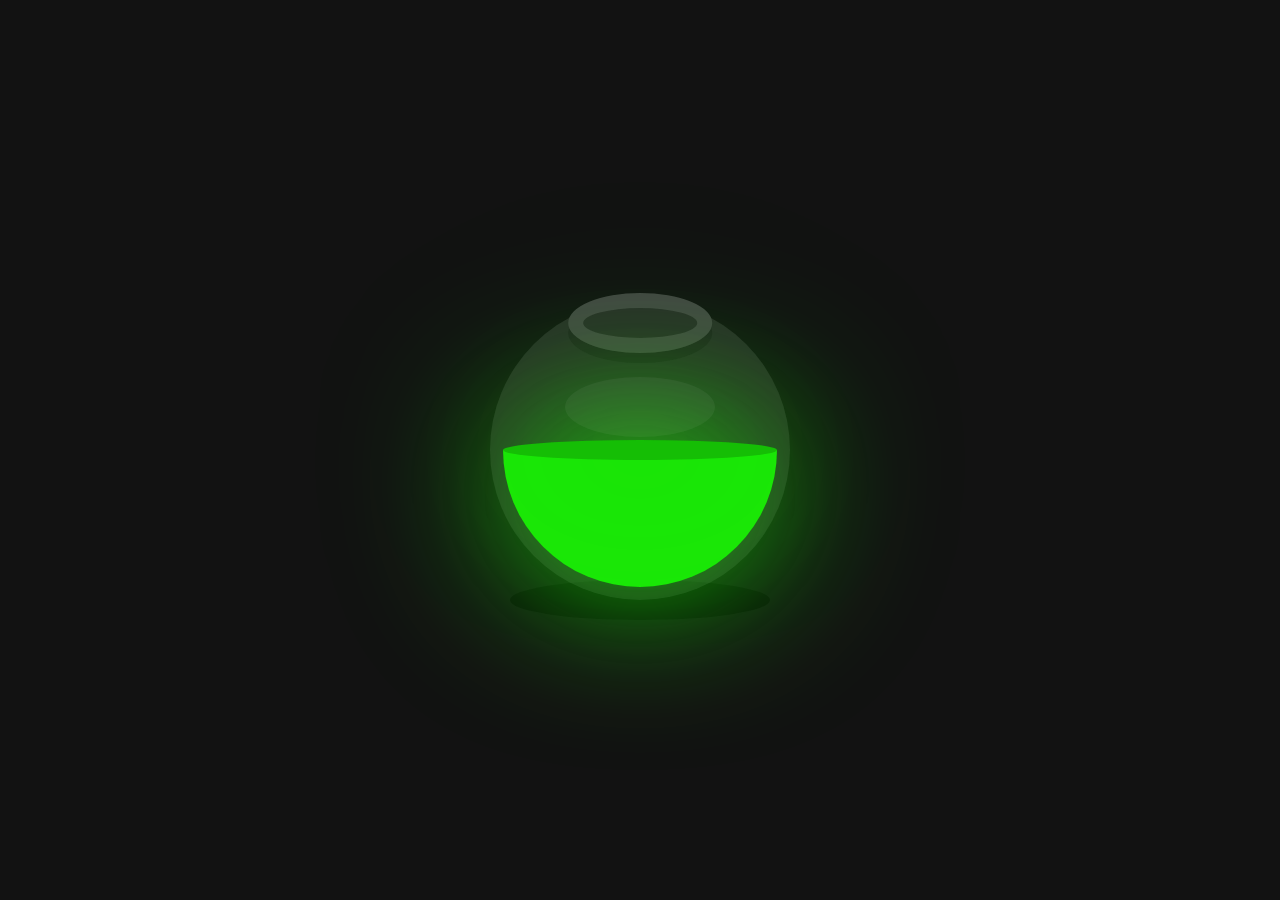
<file: 3D-glowing-bottle/index.html>
<!DOCTYPE html>
<html>
<head>
	<meta charset="utf-8">
	<title>
		3D Glowing Bottle
	</title>
	<link rel="stylesheet" type="text/css" href="style.css">
</head>
<body>

<section>
	<div class="shadow"></div>
	<div class="bowl">
		<div class="liquid"></div>
		
	</div>
</section>
</body>
</html>
</file>
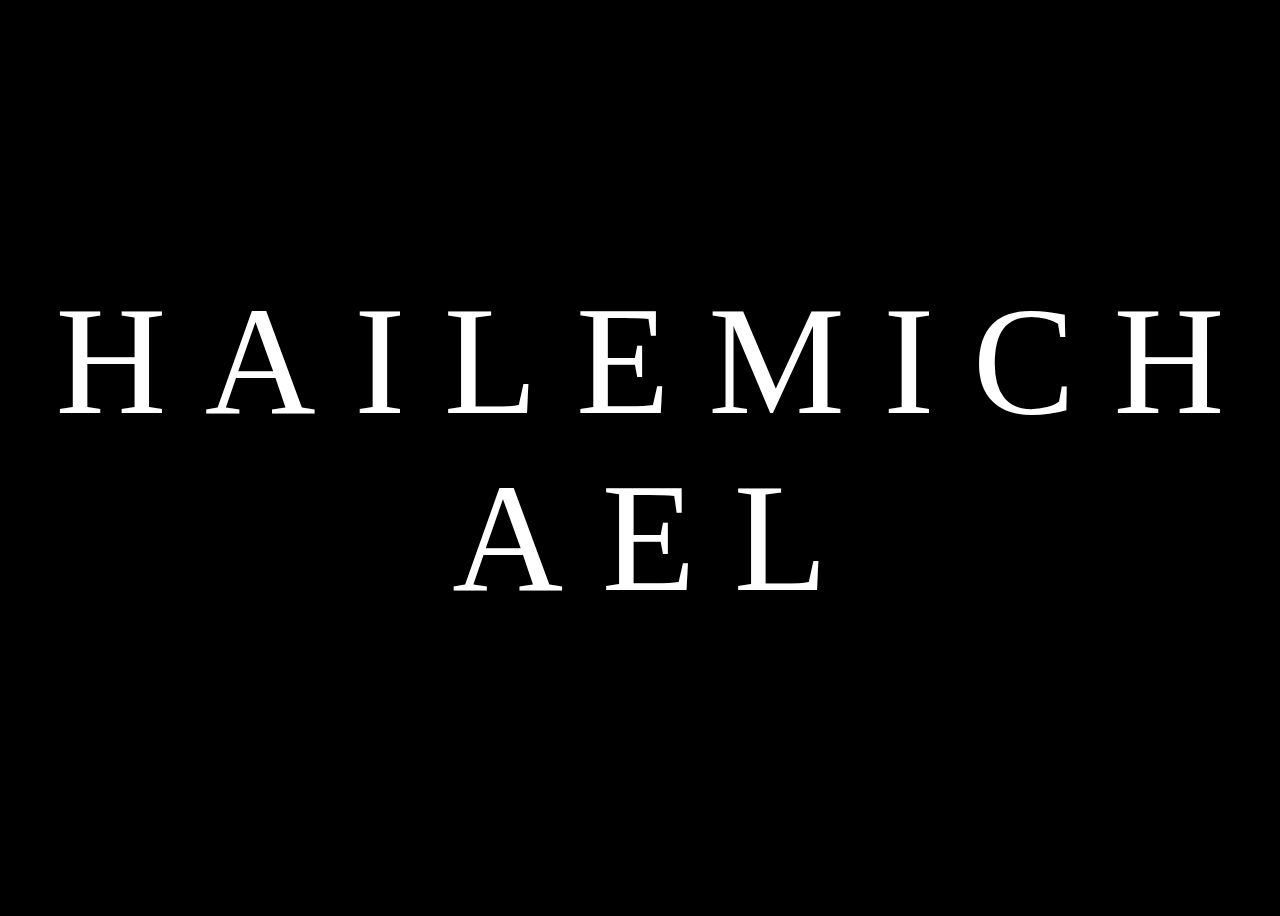
<file: animated-text-disappear/index.html>
<!DOCTYPE html>
<html>
<head>
	<meta charset="utf-8">
	<title>
		Animated Text D
	</title>
	<link rel="stylesheet" type="text/css" href="style.css">
</head>
<body>

<div class="disappear">
	<span>H</span>
		<span>A</span>
			<span>I</span>
				<span>L</span>
					<span>E</span>
						<span>M</span>
							<span>I</span>
								<span>C</span>
									<span>H</span>
									<span>A</span>
							<span>E</span>
								<span>L</span>
									
</div>

</body>
</html>
</file>
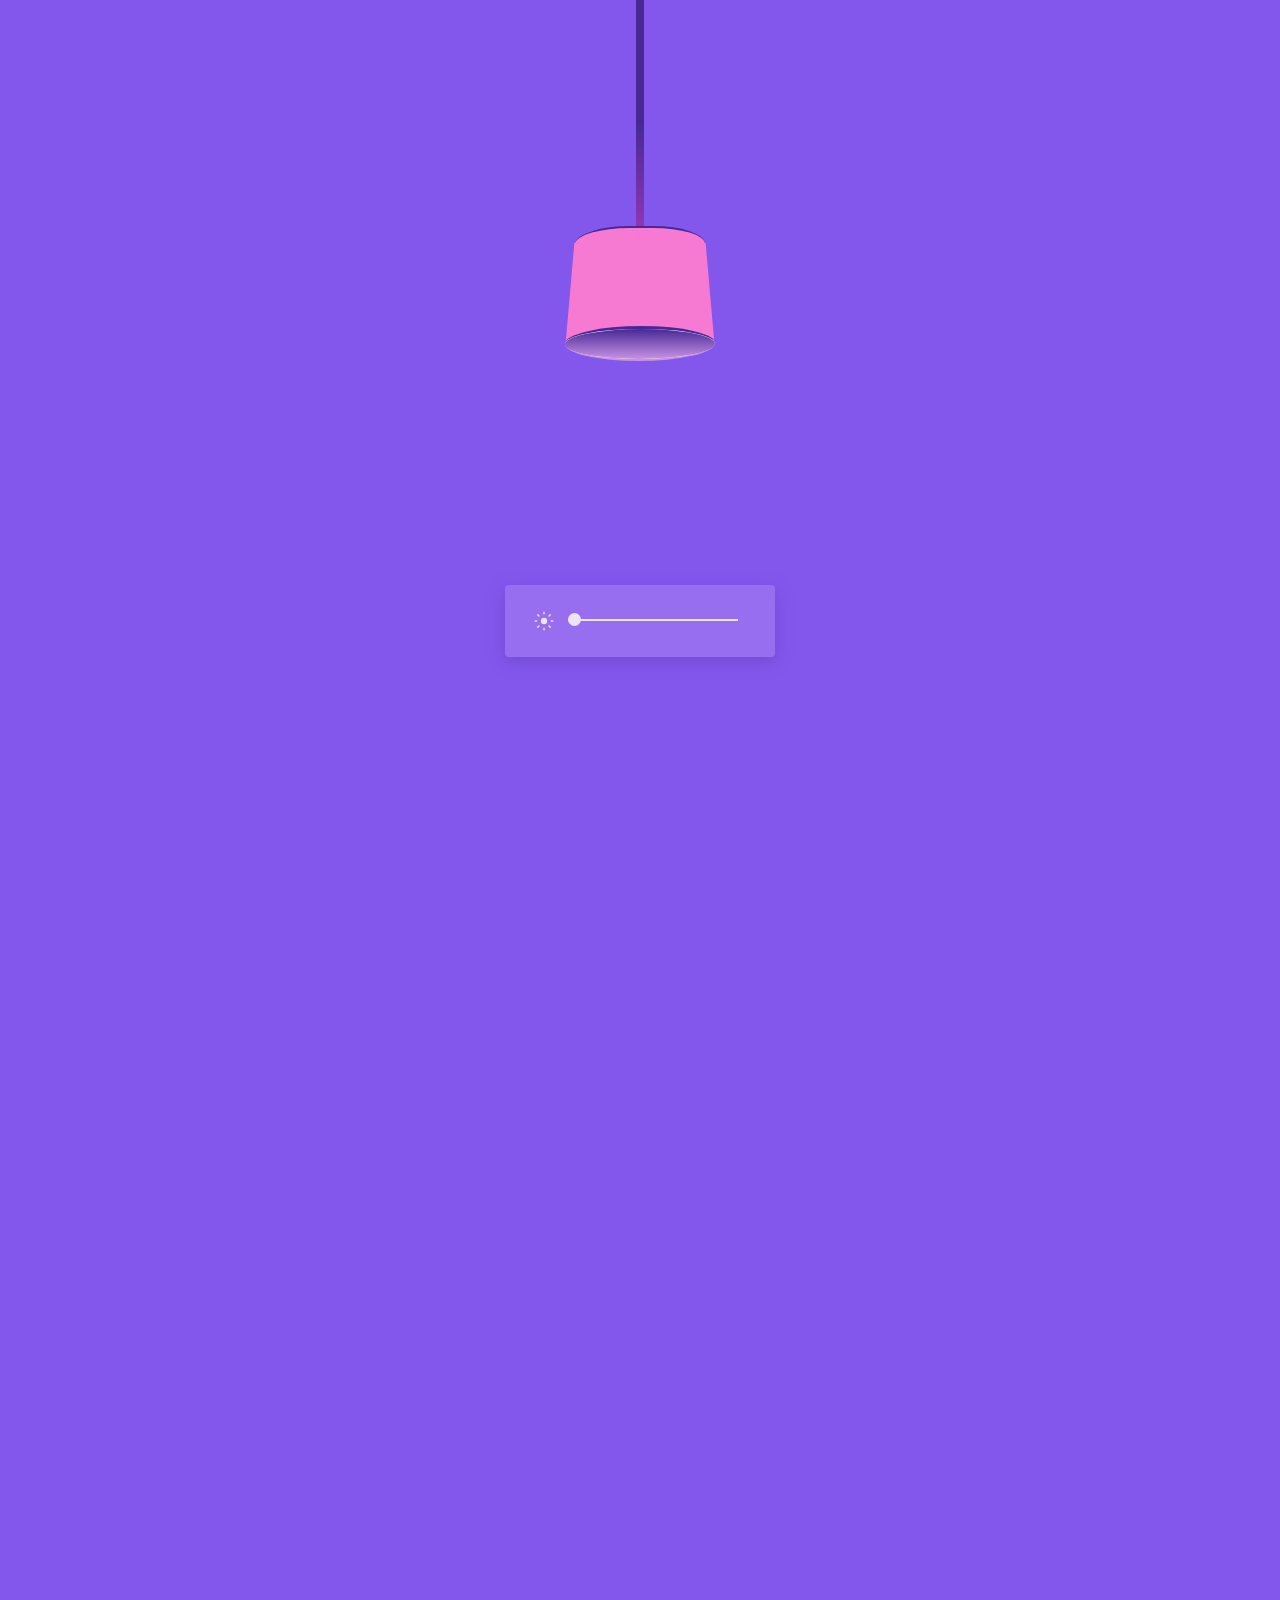
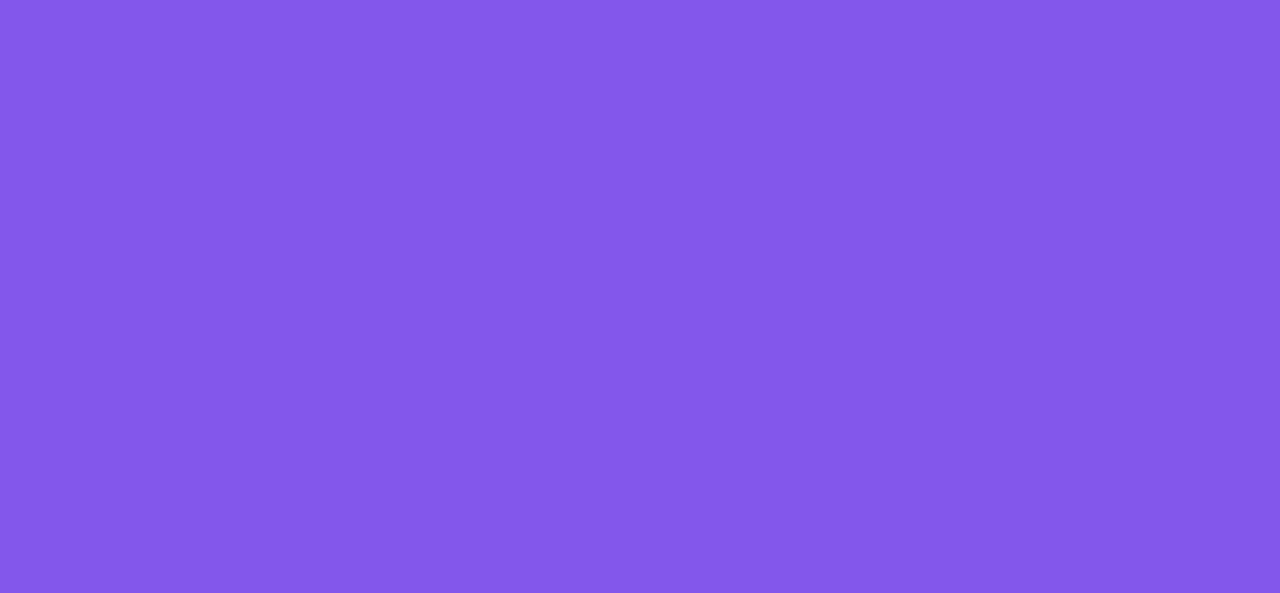
<file: controlled-brightness-in-a-light/index.html>
<!DOCTYPE html>
<html>
<head>
	<meta charset="utf-8">
	<title>
		Controlled Brightness in a Lamp
	</title>
	<link rel="stylesheet" type="text/css" href="style.css">
</head>
<body>

    <div class="lamp-wrapper">
        <div class="lamp-rope"></div>
        <div class="lamp">
          <div class="lamp-part -top">
              <div class="lamp-part -top-part"></div>
              <div class="lamp-part -top-part right"></div>
          </div>
          <div class="lamp-part -body"></div>
          <div class="lamp-part -body right"></div>
          <div class="lamp-part -bottom"></div>
          <div class="blub"></div>
        </div>
        <div class="wall-light-shadow"></div>
      </div>
      
      <form oninput="body.setAttribute('data-light', slider.value)">
        <div class="icon sun">
          <div class="ray"></div>
          <div class="ray"></div>
          <div class="ray"></div>
          <div class="ray"></div>
          <div class="ray"></div>
          <div class="ray"></div>
          <div class="ray"></div>
          <div class="ray"></div>
        </div>
        <input type="range" id="slider" value="0" min="0" max="10">
      </form>
      
</body>
</html>
</file>
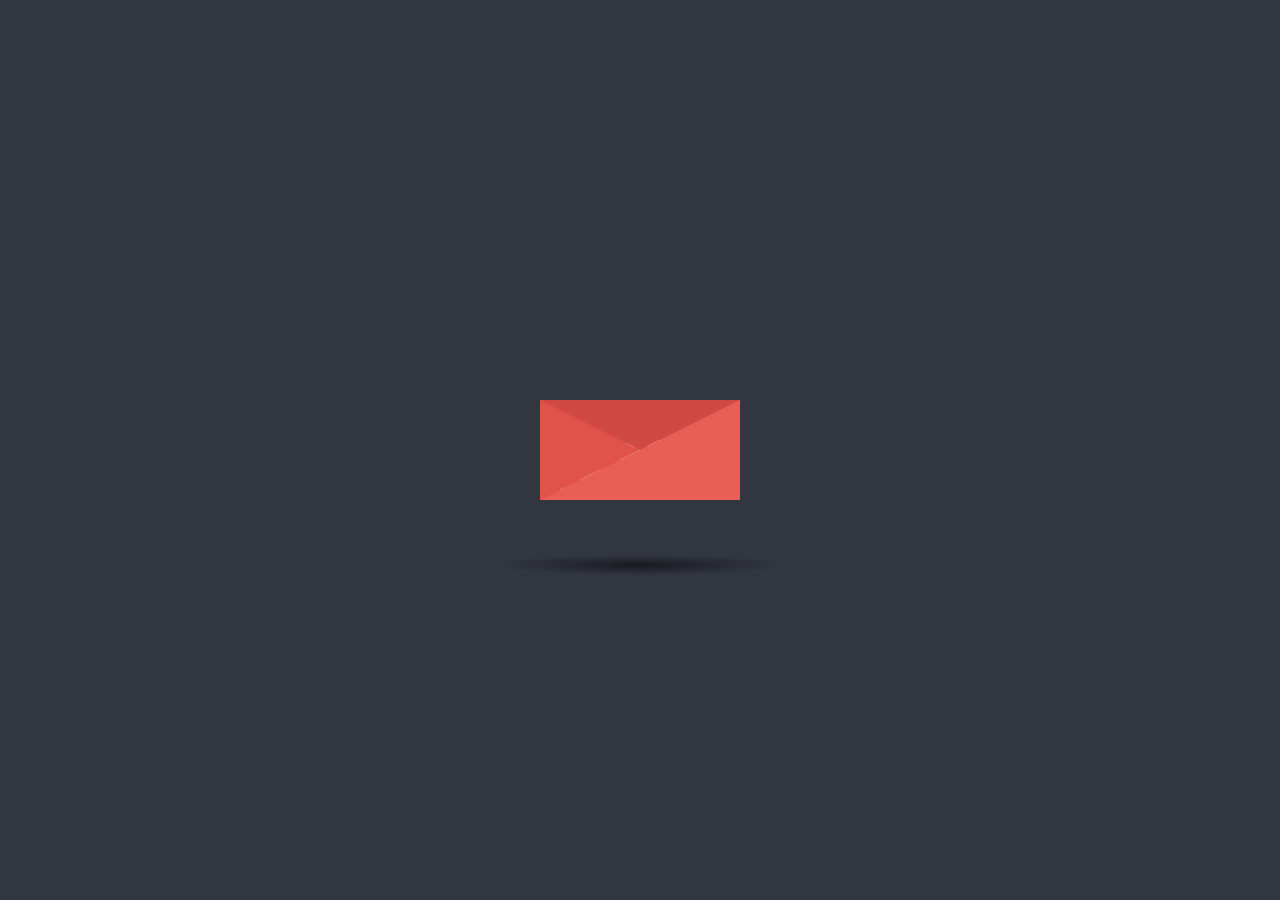
<file: opening-envelope/index.html>
<!DOCTYPE html>
<html>
    <head>
        <title>Opening Envelope</title>
    </head>
        <link rel="stylesheet" type="text/css" href="style.css">
    <body>
        <div class="letter-image">
            <div class="animated-mail">
                <div class="back-fold"></div>
                <div class="letter">
                    <div class="letter-border"></div>
                    <div class="letter-title"></div>
                    <div class="letter-context"></div>
                    <div class="letter-stamp">
                        <div class="letter-stamp-inner"></div>
                    </div>
                </div>
                <div class="top-fold"></div>
                <div class="body"></div>
                <div class="left-fold"></div>
            </div>
            <div class="shadow"></div>
        </div>
    </body>
</html>
</file>
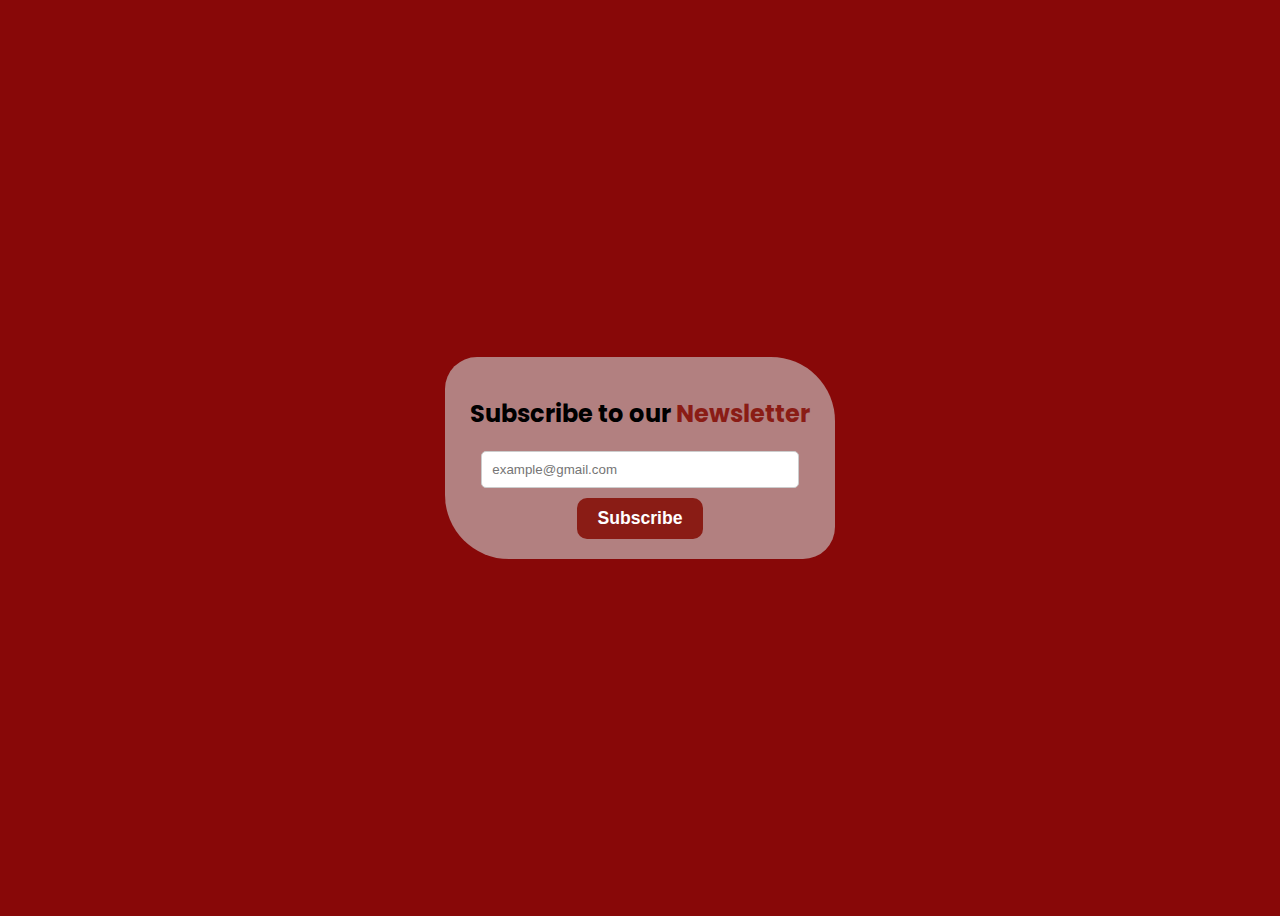
<file: subscription-form/index.html>
<!DOCTYPE html>
<html lang="en">
<head>
    <meta charset="UTF-8">
    <meta name="viewport" content="width=device-width, initial-scale=1.0">
    <title>Subcription form</title>
    <link rel="stylesheet" href="style.css">
</head>
<body>
    <div class="subscription-form">
        <h2>Subscribe to our <span>Newsletter</span> </h2>
        <form>
          <input type="email" placeholder="example@gmail.com" required>
          <button type="submit">Subscribe</button>
        </form>
      </div>
      
</body>
</html>
</file>
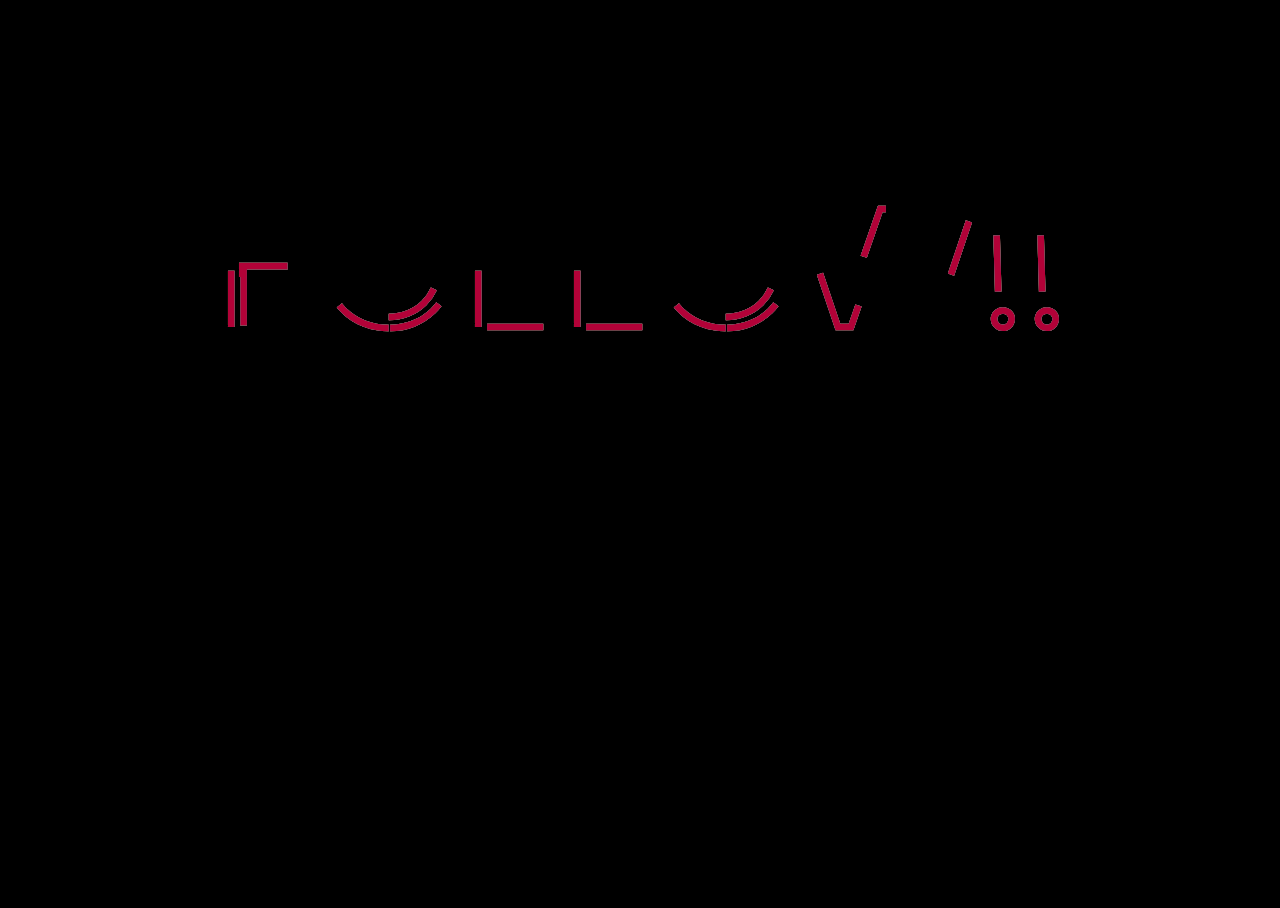
<file: text-transition/index.html>
<!DOCTYPE html>
<html>
    <head>
        <title>Text Transition</title>
    </head>
        <link rel="stylesheet" type="text/css" href="style.css">
    <body>
        <svg viewBox="0 0 960 300">
            <symbol id="s-text">
                <text text-anchor="middle" x="50%" y="80%">FOLLOW!!</text>
            </symbol>
        
            <g class = "g-ants">
                <use xlink:href="#s-text" class="text-copy"></use>
                <use xlink:href="#s-text" class="text-copy"></use>
                <use xlink:href="#s-text" class="text-copy"></use>
                <use xlink:href="#s-text" class="text-copy"></use>
                <use xlink:href="#s-text" class="text-copy"></use>
            </g>
        </svg>
    </body>
    </html>
</file>
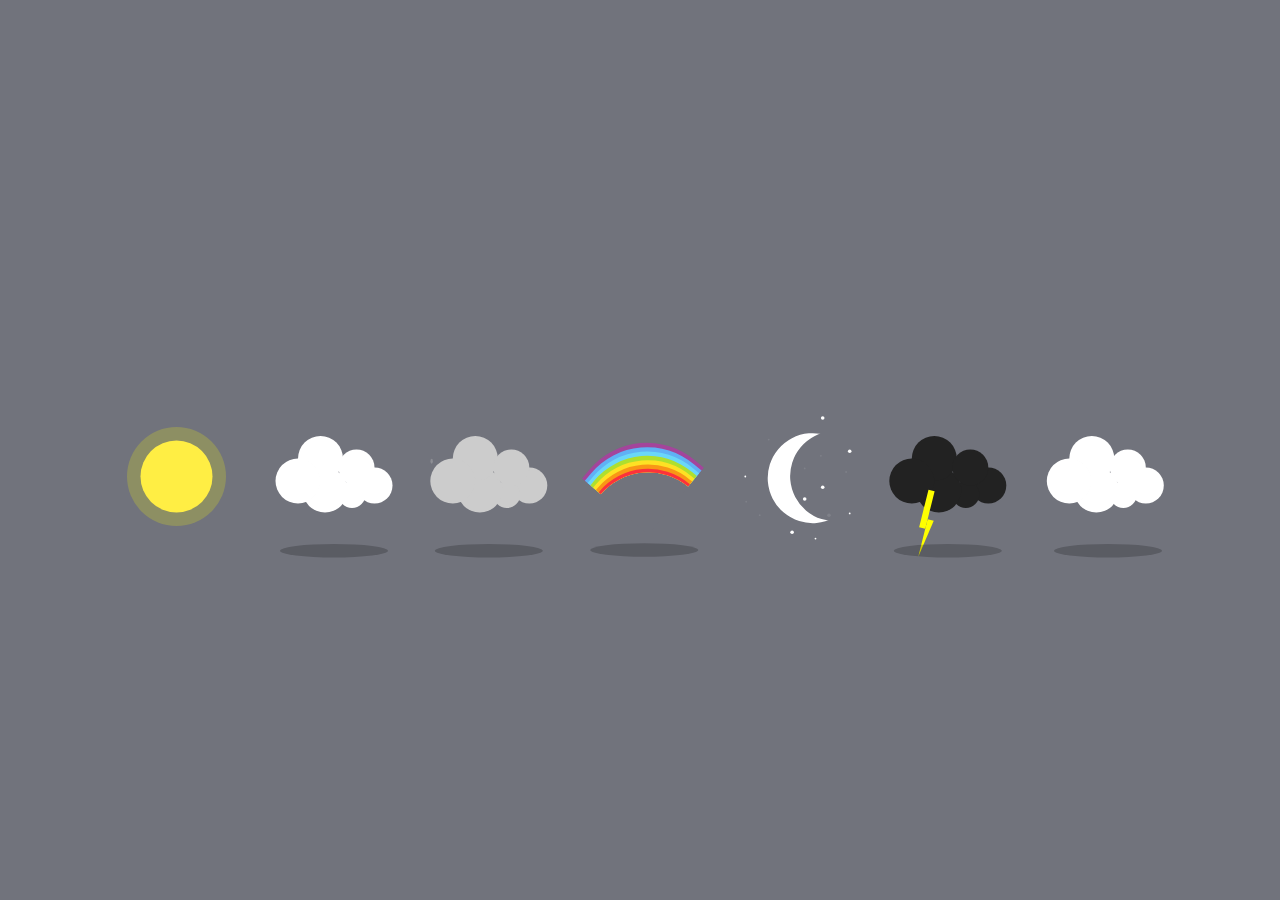
<file: weather-animation/index.html>
<!DOCTYPE html>
<html>
<head>
	<meta charset="utf-8">
	<title>
		Weather Animation
	</title>
	<link rel="stylesheet" type="text/css" href="style.css">
</head>
<body>

  <div id="fabrizio"></div>
  <a href="http://fabrizio.co">fabrizio.co</a>
  
  <div class="container">
    <div class="sunny"></div> 
    <div class="cloudy"></div>
    <div class="rainy"></div>
    <div class="snowy"></div>
    <div class="rainbow"></div>
    <div class="starry"></div>
    <div class="stormy"></div>
  </div>
  
</body>
</html>
</file>
<file: 3D-glowing-bottle/style.css>
@import url('https://fonts.googleapis.com/css2?family=BhuTuka+Expanded+One&family=Kanit&family=Mrs+Sheppards&family=Oswald:wght@700&display=swap');

*{
	margin: 0;
	padding: 0;
	box-sizing: border-box;
}
section{
	display: flex;
	justify-content: center;
	align-items: center;
	min-height: 100vh;
	background: #121212;

}
.bowl{
	position: relative;
	width: 300px;
	height: 300px;
	background: rgba(255, 255, 255, 0.1);
	border-radius: 50%;
	border: 8px solid transparent;
	animation: animate 5s linear infinite;
	transform-origin: bottom center;
	animation-play-state: run;
}
@keyframes animate{
	0%{
		transform: rotate(0deg);
	}
	25%{
		transform: rotate(22deg);
	}
		50%{
		transform: rotate(0deg);
	}
		75%{
		transform: rotate(-22deg);
	}
	100%{
		filter: hue-rotate(360deg);
	}
}
.bowl::before{
	content: "";
	position: absolute;
	top: -15px;
	left: 50%;
	transform: translateX(-50%);
	width: 40%;
	height: 30px;
	border: 15px solid #444;
	border-radius: 50%;
	box-shadow: 0 10px #222;

}
.bowl::after{
	content: "";
	position: absolute;
	top: 35%;
	left: 50%;
	transform: translate(-50%,-50%);
	width: 150px;
	height: 60px;
	background: rgba(255, 255, 255, 0.05);
	transform-origin: center;
	animation: animatebowlshadow 5s linear infinite;
	border-radius: 50%;
	animation-play-state: running;

}


@keyframes animatebowlshadow{
	0%{
		left: 50%;
		width: 150px;
		height: 60px;
	}
25%{
		left: 55%;
		width: 140px;
		height: 65px;
	}50%{
		left: 50%;
		width: 150px;
		height: 60px;
	}
	75%{
		left: 45%;
		width: 140px;
		height: 65px;
	}
	100%{


	}
}


.liquid{
	position: absolute;
	top: 50%;
	left: 5px;
	right: 5px;
	bottom: 5px;
	background: #1ae907;
	border-bottom-left-radius: 150px;
	border-bottom-right-radius: 150px;
	filter: drop-shadow(0 0 80px #1ae907);
	transform-origin: top center;
	animation: animateliquid 5s linear infinite;
	animation-play-state: running;
}

@keyframes animateliquid{
	0%{
		transform: rotate(0deg);
	}
	25%{
		transform: rotate(-22deg);
	}
	30%{
		transform: rotate(-23deg);
	}
	50%{
		transform: rotate(0deg);
	}
	75%{
		transform: rotate(22deg);
	}
		80%{
		transform: rotate(23deg);
	}
	100%{
		transform: rotate(0deg);
	}


}
.liquid::before{
	content: "";
	position: absolute;
	top: -10px;
	width: 100%;
	height: 20px;
	background: #15be05;
	border-radius: 50%;
	filter:drop-shadow(0 0 80px #15be05) ;
}
.shadow{
	position: absolute;
	top: calc(50% + 150px);
	left: 50%;
	transform: translate(-50%,-50%);
	width: 260px;
	height: 40px;
	background: rgba(0, 0, 0, 0.5);
	border-radius: 50%;
	animation: animateshadow 5s linear infinite;
	animation-play-state: running;

}
@keyframes animateshadow{
	0%{
		left: 50%;
		width: 260px;
		height: 40px;
		top: calc(50% + 150px);

	}

	25%{
		left: 55%;
		width: 265px;
		height: 30px;
		top: calc(50% + 130px);
		
	}50%{
		left: 50%;
		width: 260px;
		height: 40px;
		top: calc(50% + 150px);
		
	}75%{
		left: 45%;
		width: 265px;
		height: 30px;
		top: calc(50% + 130px);
		
	}100%{
	}
}
</file>
<file: animated-text-disappear/style.css>
@import url('https://fonts.googleapis.com/css2?family=Poppins&display=swap');

body{
    background-color: black;
	height: 100vh;
	font-family: 'Poppins' sans-serif;
	font-size: 12vw;
	text-transform: uppercase;
	overflow: hidden;
}
.disappear{
	position: absolute;
	left: 0;
	right: 0;
	margin: auto;
	width: 100%;
	text-align: center;
	height: fit-content;
	bottom: 0;
	top: 0;
}
.disappear span{
	display: inline-block;
	color: transparent;
	text-shadow: 0px 0px 0px rgb(255, 255, 255);
	animation-duration: 3s;
	animation-iteration-count: infinite;
}
.disappear span:nth-child(1)
{
	animation-name: disappearleft;
}


.disappear span:nth-child(2)
{
	animation-name: disappearleft;
	animation-delay: .3s;
}

.disappear span:nth-child(2)
{
	animation-name: disappearleft;
	animation-delay: .3s;
}

.disappear span:nth-child(3)
{
	animation-name: disappearleft;
	animation-delay: .6s;
}

.disappear span:nth-child(4)
{
	animation-name: disappearright;
	animation-delay: .8s;
}

.disappear span:nth-child(5)
{
	animation-name: disappearright;
	animation-delay: 1s;
}

.disappear span:nth-child(6)
{
	animation-name: disappearright;
	animation-delay: 1.3s;
}


.disappear span:nth-child(7)
{
	animation-name: disappearleft;
	animation-delay: 1.6s;
}

.disappear span:nth-child(8)
{
	animation-name: disappearright;
	animation-delay: 2s;
}

.disappear span:nth-child(9)
{
	animation-name: disappearright;
	animation-delay: 2.3s;
}
.disappear span:nth-child(10)
{
	animation-name: disappearright;
	animation-delay: 2.8s;
}
.disappear span:nth-child(11)
{
	animation-name: disappearright;
	animation-delay: 3.3s;
}
.disappear span:nth-child(12)
{
	animation-name: disappearright;
	animation-delay: 4.3s;
}




@keyframes disappearleft{
	50%{
		transform: skew(50deg) translateY(-200%);
		text-shadow: 0px 0px 50px;
		opacity: 0;
	}
}


@keyframes disappearright{
	50%{
		transform: skew(-50deg) translateY(-200%);
		text-shadow: 0px 0px 50px;
		opacity: 0;
	}
}
</file>
<file: controlled-brightness-in-a-light/style.css>
:root {
    --border-color: #482896;
    --shadow-color: #734bd4;
    --main-bg-color: #8357eb;
    --secondary-bg-color: #986ef1;
    --lamp-light-color: #c791e5;
    --lamp-dark-color: #f679d2;
    --rope-color: #9938b8;
    --icon-color: #ebe4f1;

    --lamp-width: 140px;
    --lamp-height: 100px;
    --lamp-top-height: 20px;
  }

  body {
    box-sizing: border-box;
    margin: 0;
    padding: 0;
    display: flex;
    flex-direction: column;
    justify-content: space-evenly;
    align-items: center;
    background-color: var(--main-bg-color);
    overflow: hidden;
    width: 100vw;
    height: 100vh;
  }

  form {
    margin: 0;
    width: 200px;
    padding: 2em 2.2em;
    border-radius: 4px;
    background: var(--secondary-bg-color);
    box-shadow: 0 5px 15px var(--shadow-color);
  }

  .lamp-wrapper {
    position: relative;
    width: 100%;
    justify-content: center;
    display: flex;
  }

  .lamp {
    height: var(--lamp-height);
    width: var(--lamp-width);
    position: relative;
    z-index: 2;
  }

  .lamp-part {
    background-color: var(--lamp-dark-color);
    transform: skewX(-5deg);
    height: var(--lamp-height);
    width: 60%;
    position: absolute;
    top: 0;
    left: 0;
  }
  .lamp-part.-body.right {
    transform: skewX(5deg);
    left: auto;
    right: 0;
  }
  .lamp-part.-top {
    background: transparent;
    position: absolute;
    width: calc(var(--lamp-width) - 10px);
    height: var(--lamp-top-height);
    left: 6px;
    top: -17px;
  }
  .lamp-part.-top-part {
    width: 50%;
    height: var(--lamp-top-height);
    left: 0;
    top: 0;
    transform: skewX(-5deg);
    border-radius: 80% 0 0 0;
    border-top: 2px solid var(--border-color);
    border-bottom: none;
  }
  .lamp-part.-top-part.right {
    transform: skewX(5deg);
    left: auto;
    right: 1px;
    border-radius: 0 80% 0 0;
  }
  .lamp-part.-bottom {
    background: linear-gradient(#FFFFFA, #FDFFB2);
    height: calc(var(--lamp-top-height) + 10px);
    width: calc(var(--lamp-width) + 10px);
    position: absolute;
    top: auto;
    bottom: -18px;
    left: -5px;
    border-radius: 50%;
    border-top: 3px solid var(--border-color);
    border-bottom: 2px solid var(--lamp-light-color);
  }
  .lamp-part.-bottom:before {
    content: "";
    position: absolute;
    left: 0;
    top: 0;
    background: linear-gradient(var(--border-color), var(--lamp-light-color));
    border-radius: 50%;
    width: 100%;
    height: 100%;
    opacity: 1;
  }
  .blub {
    position: absolute;
    width: calc(var(--lamp-width) - 20px);
    height: calc(var(--lamp-height) - 20px);
    top: calc(var(--lamp-top-height) - 10px);
    left: calc(var(--lamp-top-height) - 10px);
    border-radius: 5% 3% 38% 40%;
    background-color: #FFFFFA;
    -webkit-filter: blur(15px);
    filter: blur(15px);
    z-index: 2;
    opacity: 0;
    transition: all 300ms;
  }
  .lamp-rope {
    position: absolute;
    width: 8px;
    height: 1200px;
    background: linear-gradient(var(--border-color) 90%, var(--rope-color));
    bottom: 100%;
    margin: auto;
  }

  .wall-light-shadow {
    background: linear-gradient(var(--lamp-light-color), var(--main-bg-color) 30%);
    width: 80%;
    height: 200vh;
    position: absolute;
    top: 150%;
    left: auto;
    border-radius: 50% 50% 0 0;
    -webkit-filter: blur(5px);
    filter: blur(5px);
    z-index: -1;
    opacity: 0;
    transition: all 300ms;
  }

  .icon {
    width: 8px;
    height: 8px;
    display: inline-block;
  }

  .sun {
    background: var(--icon-color);
    border-radius: 50%;
    position: relative;
    float: left;
    transform: scale(0.8);
  }

  .ray {
    background: var(--icon-color);
    width: 2px;
    height: 4px;
    position: absolute;
    left: 3px;
    bottom: 12px;
    transform-origin: 50% calc(100% + 8px);
    border-radius: 50%;
  }

  .ray:nth-child(1) {
    transform: rotate(45deg);
  }

  .ray:nth-child(2) {
    transform: rotate(90deg);
  }

  .ray:nth-child(3) {
    transform: rotate(135deg);
  }

  .ray:nth-child(4) {
    transform: rotate(180deg);
  }

  .ray:nth-child(5) {
    transform: rotate(225deg);
  }

  .ray:nth-child(6) {
    transform: rotate(270deg);
  }

  .ray:nth-child(7) {
    transform: rotate(315deg);
  }

  .ray:nth-child(8) {
    transform: rotate(360deg);
  }

  input[type=range] {
    -webkit-appearance: none;
    width: calc(100% - 30px);
    float: right;
  }

  input[type=range]:focus {
    outline: none;
  }

  input[type=range]::-webkit-slider-runnable-track {
    width: 100%;
    height: 2px;
    cursor: pointer;
    background: var(--icon-color);
  }

  input[type=range]::-webkit-slider-thumb {
    height: 13px;
    width: 13px;
    border-radius: 50%;
    background: var(--icon-color);
    cursor: pointer;
    -webkit-appearance: none;
    margin-top: -6px;
  }

  input[type=range]:hover::-webkit-slider-thumb {
    box-shadow: 0 0 5px var(--icon-color);
  }

  input[type=range]::-moz-range-track {
    width: 100%;
    height: 2px;
    cursor: pointer;
    background: var(--icon-color);
  }

  input[type=range]::-moz-range-thumb {
    height: 13px;
    width: 13px;
    border-radius: 50%;
    background: var(--icon-color);
    cursor: pointer;
    -webkit-appearance: none;
    margin-top: -6px;
  }

  input[type=range]::-ms-track {
    width: 100%;
    height: 2px;
    cursor: pointer;
    background: var(--icon-color);
  }

  input[type=range]::-ms-thumb {
    height: 13px;
    width: 13px;
    border-radius: 50%;
    background: var(--icon-color);
    cursor: pointer;
    -webkit-appearance: none;
    margin-top: -6px;
  }

 body[data-light^='1'] {
   .blub, .wall-light-shadow {
      opacity: 0.1;     
   }
   .lamp-part.-bottom:before {
     opacity: 0.9;
   }
}
 body[data-light^='2'] {
   .blub,  .wall-light-shadow {
      opacity: 0.2;     
   }
   .lamp-part.-bottom:before {
     opacity: 0.8;
   }
}
 body[data-light^='3'] {
   .blub,  .wall-light-shadow {
      opacity: 0.3;     
   }
   .lamp-part.-bottom:before {
     opacity: 0.7;
   }
}
 body[data-light^='4'] {
   .blub,  .wall-light-shadow {
      opacity: 0.4;     
   }
   .lamp-part.-bottom:before {
     opacity: 0.6;
   }
}
 body[data-light^='5'] {
   .blub,  .wall-light-shadow {
      opacity: 0.5;     
   }
   .lamp-part.-bottom:before {
     opacity: 0.5;
   }
}
 body[data-light^='6'] {
   .blub,  .wall-light-shadow {
      opacity: 0.6;     
   }
   .lamp-part.-bottom:before {
     opacity: 0.4;
   }
}
 body[data-light^='7'] {
   .blub,  .wall-light-shadow {
      opacity: 0.7;     
   }
   .lamp-part.-bottom:before {
     opacity: 0.3;
   }
}
 body[data-light^='8'] {
   .blub,  .wall-light-shadow {
      opacity: 0.8;     
   }
   .lamp-part.-bottom:before {
     opacity: 0.2;
   }
}
 body[data-light^='9'] {
   .blub,  .wall-light-shadow {
      opacity: 0.9;     
   }
   .lamp-part.-bottom:before {
     opacity: 0.1;
   }
}
 body[data-light='10'] {
   .blub,  .wall-light-shadow {
      opacity: 1;     
   }
   .lamp-part.-bottom:before {
     opacity: 0;
   }
}
</file>
<file: opening-envelope/style.css>
body {
	background: #323641;
}

.letter-image {
	position: absolute;
	top: 50%;
	left: 50%;
	width: 200px;
	height: 200px;
	-webkit-transform: translate(-50%, -50%);
	-moz-transform: translate(-50%, -50%);
	transform: translate(-50%, -50%);
	cursor: pointer;
}

.animated-mail {
	position: absolute;
	height: 150px;
	width: 200px;
	-webkit-transition: .4s;
	-moz-transition: .4s;
	transition: .4s;
	
	.body {
		position: absolute;
		bottom: 0;
		width: 0;
		height: 0;
		border-style: solid;
		border-width: 0 0 100px 200px;
		border-color: transparent transparent #e95f55 transparent;
		z-index: 2;
	}
	
	.top-fold {
		position: absolute;
		top: 50px;
		width: 0;
		height: 0;
		border-style: solid;
		border-width: 50px 100px 0 100px;
		-webkit-transform-origin: 50% 0%;
		-webkit-transition: transform .4s .4s, z-index .2s .4s;
		-moz-transform-origin: 50% 0%;
		-moz-transition: transform .4s .4s, z-index .2s .4s;
		transform-origin: 50% 0%;
		transition: transform .4s .4s, z-index .2s .4s;
		border-color: #cf4a43 transparent transparent transparent;
		z-index: 2;
	}
	
	.back-fold {
		position: absolute;
		bottom: 0;
		width: 200px;
		height: 100px;
		background: #cf4a43;
		z-index: 0;
	}
	
	.left-fold {
		position: absolute;
		bottom: 0;
		width: 0;
		height: 0;
		border-style: solid;
		border-width: 50px 0 50px 100px;
		border-color: transparent transparent transparent #e15349;
		z-index: 2;
	}
	
	.letter {
		left: 20px;
		bottom: 0px;
		position: absolute;
		width: 160px;
		height: 60px;
		background: white;
		z-index: 1;
		overflow: hidden;
		-webkit-transition: .4s .2s;
		-moz-transition: .4s .2s;
		transition: .4s .2s;
		
		.letter-border {
			height: 10px;
			width: 100%;
      background: repeating-linear-gradient(
        -45deg,
        #cb5a5e,
        #cb5a5e 8px,
        transparent 8px,
        transparent 18px
      );
		}
		
		.letter-title {
			margin-top: 10px;
			margin-left: 5px;
			height: 10px;
			width: 40%;
			background: #cb5a5e;
		}
		.letter-context {
			margin-top: 10px;
			margin-left: 5px;
			height: 10px;
			width: 20%;
			background: #cb5a5e;
		}
		
		.letter-stamp {
			margin-top: 30px;
			margin-left: 120px;
			border-radius: 100%;
			height: 30px;
			width: 30px;
			background: #cb5a5e;
			opacity: 0.3;
		}
	}
}

.shadow {
	position: absolute;
	top: 200px;
	left: 50%;
	width: 400px;
	height: 30px;
	transition: .4s;
	transform: translateX(-50%);
	-webkit-transition: .4s;
	-webkit-transform: translateX(-50%);
	-moz-transition: .4s;
	-moz-transform: translateX(-50%);
	
	border-radius: 100%;
	background: radial-gradient(rgba(0,0,0,0.5), rgba(0,0,0,0.0), rgba(0,0,0,0.0));
}

	.letter-image:hover {
		.animated-mail {
			transform: translateY(50px);
			-webkit-transform: translateY(50px);
			-moz-transform: translateY(50px);
		}
		
		.animated-mail .top-fold {
			transition: transform .4s, z-index .2s;
			transform: rotateX(180deg);
			-webkit-transition: transform .4s, z-index .2s;
			-webkit-transform: rotateX(180deg);
			-moz-transition: transform .4s, z-index .2s;
			-moz-transform: rotateX(180deg);
			z-index: 0;
		}
		
		.animated-mail .letter {
			height: 180px;
		}
		
		.shadow {
			width: 250px;
		}
	}
</file>
<file: subscription-form/style.css>
@import url('https://fonts.googleapis.com/css2?family=Poppins:wght@400;600;700&display=swap');

*:before,
*:after {
    box-sizing: inherit;
}
:root{
    --clr-bg: #880808;
    --clr-primary: rgb(138, 28, 21);
    --clr-secondary: rgba(236, 38, 24, 0.62);
}
body {
    min-height: 100vh;
    display: flex;
    font-family: 'poppins', Arial;
    justify-content: center;
    align-items: center;
    column-gap: 40px;
    background: var(--clr-bg);
    overflow: hidden;
}
.subscription-form {
    min-width: 350px;
    text-align: center;
    background-color: #cccccc9c;
    padding: 20px;
    display: flex;
    flex-direction: column;
    align-items: center;
    border: none;
    border-radius: 32px 64px;
}
  
h2 {
    font-size: 24px;
    margin-bottom: 20px;
}
h2 span{
    color: var(--clr-primary);
}
input[type="email"] {
    width: 90%;
    padding: 10px;
    margin-bottom: 10px;
    border: 1px solid #ccc;
    border-radius: 5px;
}
  
button[type="submit"] {
    padding: 10px 20px;
    background-color: var(--clr-primary);
    color: white;
    border: none;
    border-radius: 10px;
    cursor: pointer;
    font-weight: bold;
    font-size: 1.1rem;
    transition: all .25s ease-in;
}
  
button[type="submit"]:hover {
    background-color: var(--clr-secondary);
}
</file>
<file: text-transition/style.css>
@import url(https://fonts.googleapis.com/css?family=Montserrat);

html, body{
  height: 100%;
  font-weight: 800;
}

body{
  background: #000000;
  font-family: Arial;
}

svg {
    display: block;
    font: 8em 'Montserrat';
    width: 100%;
    height: 400px;
    margin: 0 auto;
}

.text-copy {
    fill: none;
    stroke: white;
    stroke-dasharray: 6% 29%;
    stroke-width: 5px;
    stroke-dashoffset: 0%;
    animation: stroke-offset 5.5s infinite linear;
}

.text-copy:nth-child(1){
	stroke: #4D163D;
	animation-delay: -1;
}

.text-copy:nth-child(2){
	stroke: #cf1578;
	animation-delay: -2s;
}

.text-copy:nth-child(3){
	stroke: #e8d21d;
	animation-delay: -3s;
}

.text-copy:nth-child(4){
	stroke: #039fbe;
	animation-delay: -4s;
}

.text-copy:nth-child(5){
	stroke: #b20238;
	animation-delay: -5s;
}

@keyframes stroke-offset{
	100% {stroke-dashoffset: -35%;}
}
</file>
<file: weather-animation/style.css>
/* SUNNY */
.sunny { 
	animation: sunny 15s linear infinite;
	background: linear-gradient(top, rgba(255,255,255,0) 0%, rgba(255,255,255,0.8) 50%, rgba(255,255,255,0) 100%); 
	height: 140px;
	width: 20px; 
	margin-left: -15px;
	position: absolute;
	left: 90px;  
	top: 20px;
}
.sunny:before {
	background: linear-gradient(top, rgba(255,255,255,0) 0%, rgba(255,255,255,0.8) 50%, rgba(255,255,255,0) 100%);
	content: ''; 
	height: 140px; 
	width: 20px;
	opacity: 1; 
	position: absolute;
	bottom: 0px;
	left: 0px; 
	transform: rotate(90deg);
}
.sunny:after {
	background: #FFEE44; 
	border-radius: 50%; 
	box-shadow: rgba(255,255,0,0.2) 0 0 0 15px;
	content: '';  
	height: 80px;
	width: 80px;  
	position: absolute; 
	left: -30px; 
	top: 30px;
}
@keyframes sunny { 
	0% { transform: rotate(0deg); }
	100% { transform: rotate(360deg); }
}

/* CLOUDY */
.cloudy {
	animation: cloudy 5s ease-in-out infinite;
	background: #FFFFFF;
	border-radius: 50%;
	box-shadow: 
		#FFFFFF 65px -15px 0 -5px, 
		#FFFFFF 25px -25px, 
		#FFFFFF 30px 10px, 
		#FFFFFF 60px 15px 0 -10px, 
		#FFFFFF 85px 5px 0 -5px;
	height: 50px;
	width: 50px; 
	margin-left: -60px;
	position: absolute;
	left: 255px;
	top: 70px; 
}
.cloudy:after {
	animation: cloudy_shadow 5s ease-in-out infinite;
	background: #000000;
	border-radius: 50%;
	content: '';
	height: 15px;
	width: 120px;
	opacity: 0.2;
	position: absolute;
	left: 5px; 
	bottom: -60px;
  transform: scale(1);
}
@keyframes cloudy {
	50% { transform: translateY(-20px); }
}
@keyframes cloudy_shadow {
	50% { transform: translateY(20px) scale(.7); opacity:.05; }
}

/* RAINY */
.rainy {
	animation: rainy 5s ease-in-out infinite 1s;
	background: #CCCCCC; 
	border-radius: 50%;
	box-shadow: 
		#CCCCCC 65px -15px 0 -5px, 
		#CCCCCC 25px -25px, 
		#CCCCCC 30px 10px, 
		#CCCCCC 60px 15px 0 -10px, 
		#CCCCCC 85px 5px 0 -5px;
	display: block;
	height: 50px;
	width: 50px;
	margin-left: -60px;
	position: absolute;
	left: 427px;
	top: 70px;
}
.rainy:after {
	animation: rainy_shadow 5s ease-in-out infinite 1s;
	background: #000000;
	border-radius: 50%;
	content: '';
	height: 15px;
	width: 120px;
	opacity: 0.2;
	position: absolute;
	left: 5px; 
	bottom: -60px;
	transform: scale(1);
}
.rainy:before {
	animation: rainy_rain .7s infinite linear;
	content: '';
	background: #CCCCCC;
	border-radius: 50%;
	display: block;
	height: 6px;
	width: 3px;
	opacity: 0.3;
	transform: scale(.9);
}
@keyframes rainy {
	50% { transform: translateY(-20px); }
}
@keyframes rainy_shadow {
	50% { transform: translateY(20px) scale(.7); opacity: 0.05; }
}
@keyframes rainy_rain {
	0% {  
		box-shadow: 
			rgba(0,0,0,0) 30px 30px, 
			rgba(0,0,0,0) 40px 40px,  
			#000 50px 75px, 
			#000 55px 50px, 
			#000 70px 100px, 
			#000 80px 95px, 
			#000 110px 45px, 
			#000 90px 35px; 
	}
	25% {  
	  	box-shadow: 
			#000 30px 45px,
			#000 40px 60px,
			#000 50px 90px,
			#000 55px 65px,
			rgba(0,0,0,0) 70px 120px,
			rgba(0,0,0,0) 80px 120px,
			#000 110px 70px,
			#000 90px 60px;
	}
	26% {  
		box-shadow:
			#000 30px 45px,
			#000 40px 60px,
			#000 50px 90px,
			#000 55px 65px,
			rgba(0,0,0,0) 70px 40px,
			rgba(0,0,0,0) 80px 20px,
			#000 110px 70px,
			#000 90px 60px; 
	}
	50% { 
		box-shadow:
			#000 30px 70px,
			#000 40px 80px,
			rgba(0,0,0,0) 50px 100px,
			#000 55px 80px,
			#000 70px 60px,
			#000 80px 45px,
			#000 110px 95px,
			#000 90px 85px;
	}
	51% {
		box-shadow:
			#000 30px 70px,
			#000 40px 80px,
			rgba(0,0,0,0) 50px 45px,
			#000 55px 80px,
			#000 70px 60px,
			#000 80px 45px,
			#000 110px 95px,
			#000 90px 85px;
	}
	75% {
		box-shadow:
			#000 30px 95px,
			#000 40px 100px,
			#000 50px 60px,
			rgba(0,0,0,0) 55px 95px,
			#000 70px 80px,
			#000 80px 70px,
			rgba(0,0,0,0) 110px 120px,
			rgba(0,0,0,0) 90px 110px;
	}
	76% {
		box-shadow:
			#000 30px 95px,
			#000 40px 100px,
			#000 50px 60px,
			rgba(0,0,0,0) 55px 35px,
			#000 70px 80px,
			#000 80px 70px,
			rgba(0,0,0,0) 110px 25px,
			rgba(0,0,0,0) 90px 15px;
	}
	100% {
		box-shadow:
			rgba(0,0,0,0) 30px 120px,
			rgba(0,0,0,0) 40px 120px,
			#000 50px 75px,
			#000 55px 50px,
			#000 70px 100px,
			#000 80px 95px,
			#000 110px 45px,
			#000 90px 35px;
	}
}


/* RAINBOW */
.rainbow {
	animation: rainbow 5s ease-in-out infinite;
	border-radius: 170px 0 0 0;
	box-shadow: 
		#FB323C -2px -2px 0 1px,
		#F99716 -4px -4px 0 3px,
		#FEE124 -6px -6px 0 5px,
		#AFDF2E -8px -8px 0 7px,
		#6AD7F8 -10px -10px 0 9px,
		#60B1F5 -12px -12px 0 11px,
		#A3459B -14px -14px 0 13px;
	height: 70px;
	width: 70px;
	margin-left: -40px;
	position: absolute;
	left: 610px;
	top: 71px;
  	transform: rotate(40deg);
}
.rainbow:after {
	animation: rainbow_shadow 5s ease-in-out infinite;
	background: #000000;
	border-radius: 50%;
	content: '';
	opacity: 0.2;
	height: 15px;
	width: 120px;
	position: absolute;
	bottom: -23px; 
	left: 17px;
  	transform: rotate(-40deg);
  	transform-origin: 50% 50%;
}
@keyframes rainbow {
	50% { transform: rotate(50deg); }
}
@keyframes rainbow_shadow {
	50% { transform:  rotate(-50deg) translate(10px) scale(.7); opacity: 0.05; }
}

/* STARRY */
.starry {
  	animation: starry_star 5s ease-in-out infinite;
	background: #fff;
	border-radius: 50%;  
	box-shadow:  
      	#FFFFFF 26px 7px 0 -1px, 
      	rgba(255,255,255,0.1) -36px -19px 0 -1px, 
      	rgba(255,255,255,0.1) -51px -34px 0 -1px,
      	#FFFFFF -52px -62px 0 -1px, 
      	#FFFFFF 14px -37px, 
      	rgba(255,255,255,0.1) 41px -19px,  
      	#FFFFFF 34px -50px,
      	rgba(255,255,255,0.1) 14px -71px 0 -1px,
      	#FFFFFF 64px -21px 0 -1px, 
      	rgba(255,255,255,0.1) 32px -85px 0 -1px,
      	#FFFFFF 64px -90px,
      	rgba(255,255,255,0.1) 60px -67px 0 -1px,  
      	#FFFFFF 34px -127px,
      	rgba(255,255,255,0.1) -26px -103px 0 -1px;
	height: 4px;
	width: 4px; 
  	margin-left: -10px;
	opacity: 1;
	position: absolute;
  	left: 777px; 
  	top: 150px;
}
.starry:after { 
	animation: starry 5s ease-in-out infinite;
	border-radius: 50%;
	box-shadow: #FFFFFF -25px 0;
	content: '';
	height: 100px;
	width: 100px;
	position: absolute;
	top: -106px; 
	transform: rotate(-5deg);
	transform-origin: 0 50%;
}

@keyframes starry {
	50% { transform: rotate(10deg); }
}
@keyframes starry_star {
  50% { 
	box-shadow:  
		rgba(255,255,255,0.1) 26px 7px 0 -1px, 
      	#FFFFFF -36px -19px 0 -1px, 
      	#FFFFFF -51px -34px 0 -1px,
      	rgba(255,255,255,0.1) -52px -62px 0 -1px, 
      	rgba(255,255,255,0.1) 14px -37px,
      	#FFFFFF 41px -19px,   
      	rgba(255,255,255,0.1) 34px -50px,
      	#FFFFFF 14px -71px 0 -1px,
      	rgba(255,255,255,0.1) 64px -21px 0 -1px, 
      	#FFFFFF 32px -85px 0 -1px,
      	rgba(255,255,255,0.1) 64px -90px,
      	#FFFFFF 60px -67px 0 -1px,  
      	rgba(255,255,255,0.1) 34px -127px,
      	#FFFFFF -26px -103px 0 -1px;
	}
}

/* STORMY */
.stormy {
	animation: stormy 5s ease-in-out infinite;
	background: #222222;
	border-radius: 50%;
	box-shadow: 
		#222222 65px -15px 0 -5px, 
		#222222 25px -25px, 
		#222222 30px 10px, 
		#222222 60px 15px 0 -10px, 
		#222222 85px 5px 0 -5px;
	height: 50px;  
	width: 50px; 
	margin-left: -70px; 
	position: absolute;
	left: 947px; 
	top: 70px; 
}
.stormy:after {
	animation: stormy_shadow 5s ease-in-out infinite;
	background: #000;
	border-radius: 50%;
	content: '';
	height: 15px; 
	width: 120px; 
	opacity: 0.2;
	position: absolute;
	left: 5px; 
	bottom: -60px;
	transform: scale(1);
}
.stormy:before {
	animation: stormy_thunder 2s steps(1, end) infinite; 
	border-left: 0px solid transparent;
	border-right: 7px solid transparent;
	border-top: 43px solid yellow; 
	box-shadow: yellow -7px -32px;
	content: '';
	display: block;
	height: 0;
	width: 0;
	position: absolute;
	left: 57px;
	top: 70px;
	transform: rotate(14deg);
	transform-origin: 50% -60px;
}
@keyframes stormy {
	50% { transform: translateY(-20px); } 
}  
@keyframes stormy_shadow {
	50% { transform: translateY(20px) scale(.7); opacity: 0.05; }
}
@keyframes stormy_thunder {
	0%  { transform: rotate(20deg); opacity:1; }
	5%  { transform: rotate(-34deg); opacity:1; }
	10% { transform: rotate(0deg); opacity:1; }
	15% { transform: rotate(-34deg); opacity:0; }
}

/* SNOWY */
.snowy {
	animation: snowy 5s ease-in-out infinite 1s;
	background: #FFFFFF; 
	border-radius: 50%;
	box-shadow: 
		#FFFFFF 65px -15px 0 -5px, 
		#FFFFFF 25px -25px, 
		#FFFFFF 30px 10px, 
		#FFFFFF 60px 15px 0 -10px, 
		#FFFFFF 85px 5px 0 -5px;
	display: block;
	height: 50px;
	width: 50px;
	margin-left: -60px;
	position: absolute;
	left: 1112px;
	top: 70px;
}
.snowy:after {
	animation: snowy_shadow 5s ease-in-out infinite 1s;
	background: #000000;
	border-radius: 50%;
	content: '';
	height: 15px;
	width: 120px;
	opacity: 0.2;
	position: absolute;
	left: 8px;
	bottom: -60px;
	transform: scale(1);
}
.snowy:before {
	animation: snowy_snow 2s infinite linear;
	content: '';
	border-radius: 50%;
	display: block;
	height: 7px;
	width: 7px;
	opacity: 0.8;
	transform: scale(.9);
}
@keyframes snowy {
	50% { transform: translateY(-20px); }
}
@keyframes snowy_shadow {
	50% { transform: translateY(20px) scale(.7); opacity: 0.05; }
}
@keyframes snowy_snow {
	0% {  
		box-shadow: 
			rgba(238,238,238,0) 30px 30px, 
			rgba(238,238,238,0) 40px 40px,  
			#EEEEEE 50px 75px, 
			#EEEEEE 55px 50px, 
			#EEEEEE 70px 100px, 
			#EEEEEE 80px 95px, 
			#EEEEEE 110px 45px, 
			#EEEEEE 90px 35px; 
	}
	25% {  
	  	box-shadow: 
			#EEEEEE 30px 45px,
			#EEEEEE 40px 60px,
			#EEEEEE 50px 90px,
			#EEEEEE 55px 65px,
			rgba(238,238,238,0) 70px 120px,
			rgba(238,238,238,0) 80px 120px,
			#EEEEEE 110px 70px,
			#EEEEEE 90px 60px;
	}
	26% {  
		box-shadow:
			#EEEEEE 30px 45px,
			#EEEEEE 40px 60px,
			#EEEEEE 50px 90px,
			#EEEEEE 55px 65px,
			rgba(238,238,238,0) 70px 40px,
			rgba(238,238,238,0) 80px 20px,
			#EEEEEE 110px 70px,
			#EEEEEE 90px 60px; 
	}
	50% { 
		box-shadow:
			#EEEEEE 30px 70px,
			#EEEEEE 40px 80px,
			rgba(238,238,238,0) 50px 100px,
			#EEEEEE 55px 80px,
			#EEEEEE 70px 60px,
			#EEEEEE 80px 45px,
			#EEEEEE 110px 95px,
			#EEEEEE 90px 85px;
	}
	51% {
		box-shadow:
			#EEEEEE 30px 70px,
			#EEEEEE 40px 80px,
			rgba(238,238,238,0) 50px 45px,
			#EEEEEE 55px 80px,
			#EEEEEE 70px 60px,
			#EEEEEE 80px 45px,
			#EEEEEE 110px 95px,
			#EEEEEE 90px 85px;
	}
	75% {
		box-shadow:
			#EEEEEE 30px 95px,
			#EEEEEE 40px 100px,
			#EEEEEE 50px 60px,
			rgba(238,238,238,0) 55px 95px,
			#EEEEEE 70px 80px,
			#EEEEEE 80px 70px,
			rgba(238,238,238,0) 110px 120px,
			rgba(238,238,238,0) 90px 110px;
	}
	76% {
		box-shadow:
			#EEEEEE 30px 95px,
			#EEEEEE 40px 100px,
			#EEEEEE 50px 60px,
			rgba(238,238,238,0) 55px 35px,
			#EEEEEE 70px 80px,
			#EEEEEE 80px 70px,
			rgba(238,238,238,0) 110px 25px,
			rgba(238,238,238,0) 90px 15px;
	}
	100% {
		box-shadow:
			rgba(238,238,238,0) 30px 120px,
			rgba(238,238,238,0) 40px 120px,
			#EEEEEE 50px 75px,
			#EEEEEE 55px 50px,
			#EEEEEE 70px 100px,
			#EEEEEE 80px 95px,
			#EEEEEE 110px 45px,
			#EEEEEE 90px 35px;
	}
}



body {
	font-family: sans-serif;
	background: #71737c;
	margin: 0;
}
h1 {
	text-align: center;
	font-weight: 400;
	position: absolute;
	width: 100%;
  font-size: 15px;
	top: 50%;
	margin-top: -130px;
  	opacity: .6;
  	letter-spacing: 2px;
}
#fabrizio {
	border-top: 100px solid black; 
	border-right: 63px solid transparent;
	width: 0;
	transform: scale(.33);
	transform-origin: 0 0;
	margin: 20px;
	opacity:.6;
    display: none;
}
#fabrizio:before {
	background: black;
	width: 20px;
	height: 30px;
	content: '';
	display: block;
	transform: skewX(-32deg);
	position: relative;
	top: -64px;
	left: 30px;
}
#fabrizio:after {
	background: black;
	width: 40px;
	height: 36px;
	content: '';
	display: block;
	transform: skewX(-32deg);
	position: relative;
	top: -130px;
	left: 50px;
}
a { 
  position: absolute;
  top: 30px;
  left: 60px;
  color: #777;
  text-decoration: none;
  font-size: 11px;
  text-transform: uppercase;
  letter-spacing: 1px;
  display: none;
}

.container {
	background: linear-gradient(left, #00BBFF, #00BBFF 14.3%, #2EB5E5 14.3%, #2EB5E5 28.6%, #E6E6E6 28.6%, #E6E6E6 42.9%, #F3D166 42.9%, #F3D166 57.2%, #222233 57.2%, #222233 71.5%, #444444 71.5%, #444444 85.8%, #85DB8C 85.8%);
	transform: scale(.9);
	width: 1200px;
	position: absolute;
	height: 210px;
	left: 50%;
	top: 50%;
	margin: -65px -600px;
}
</file>
